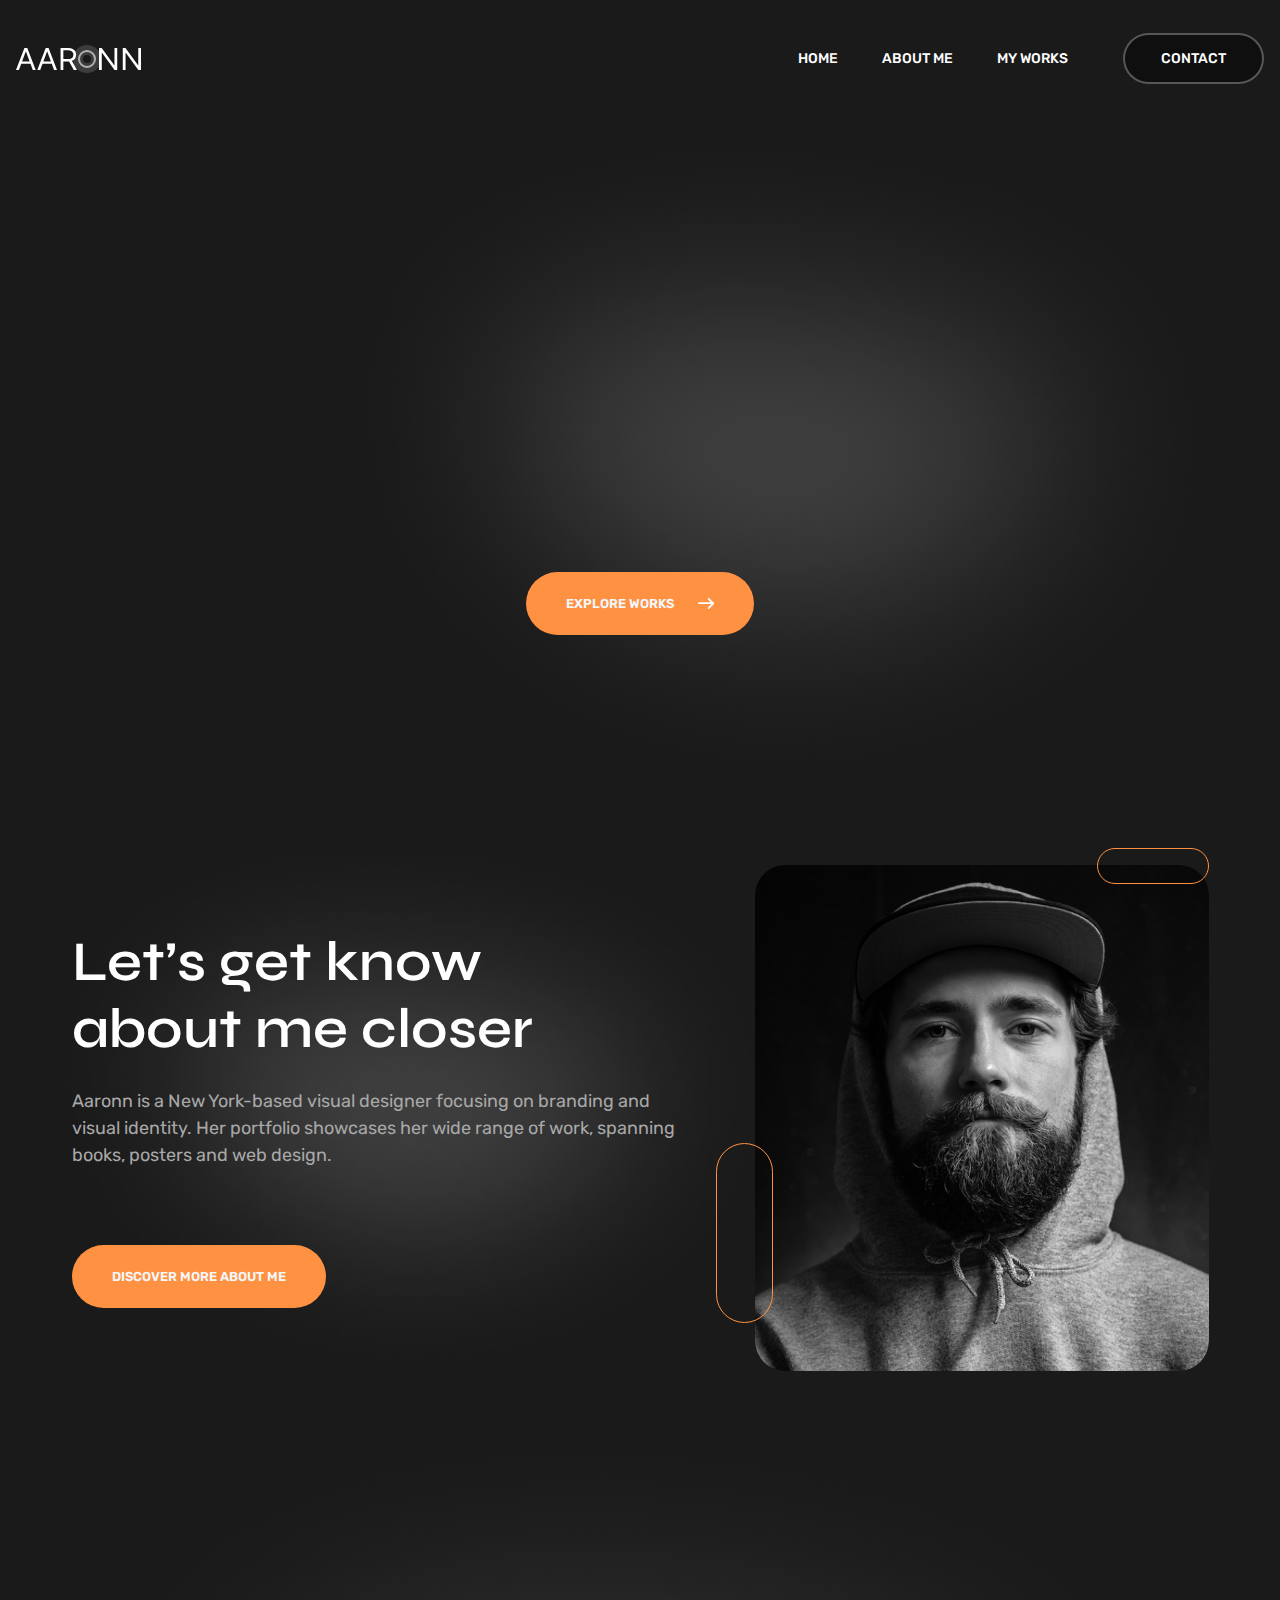
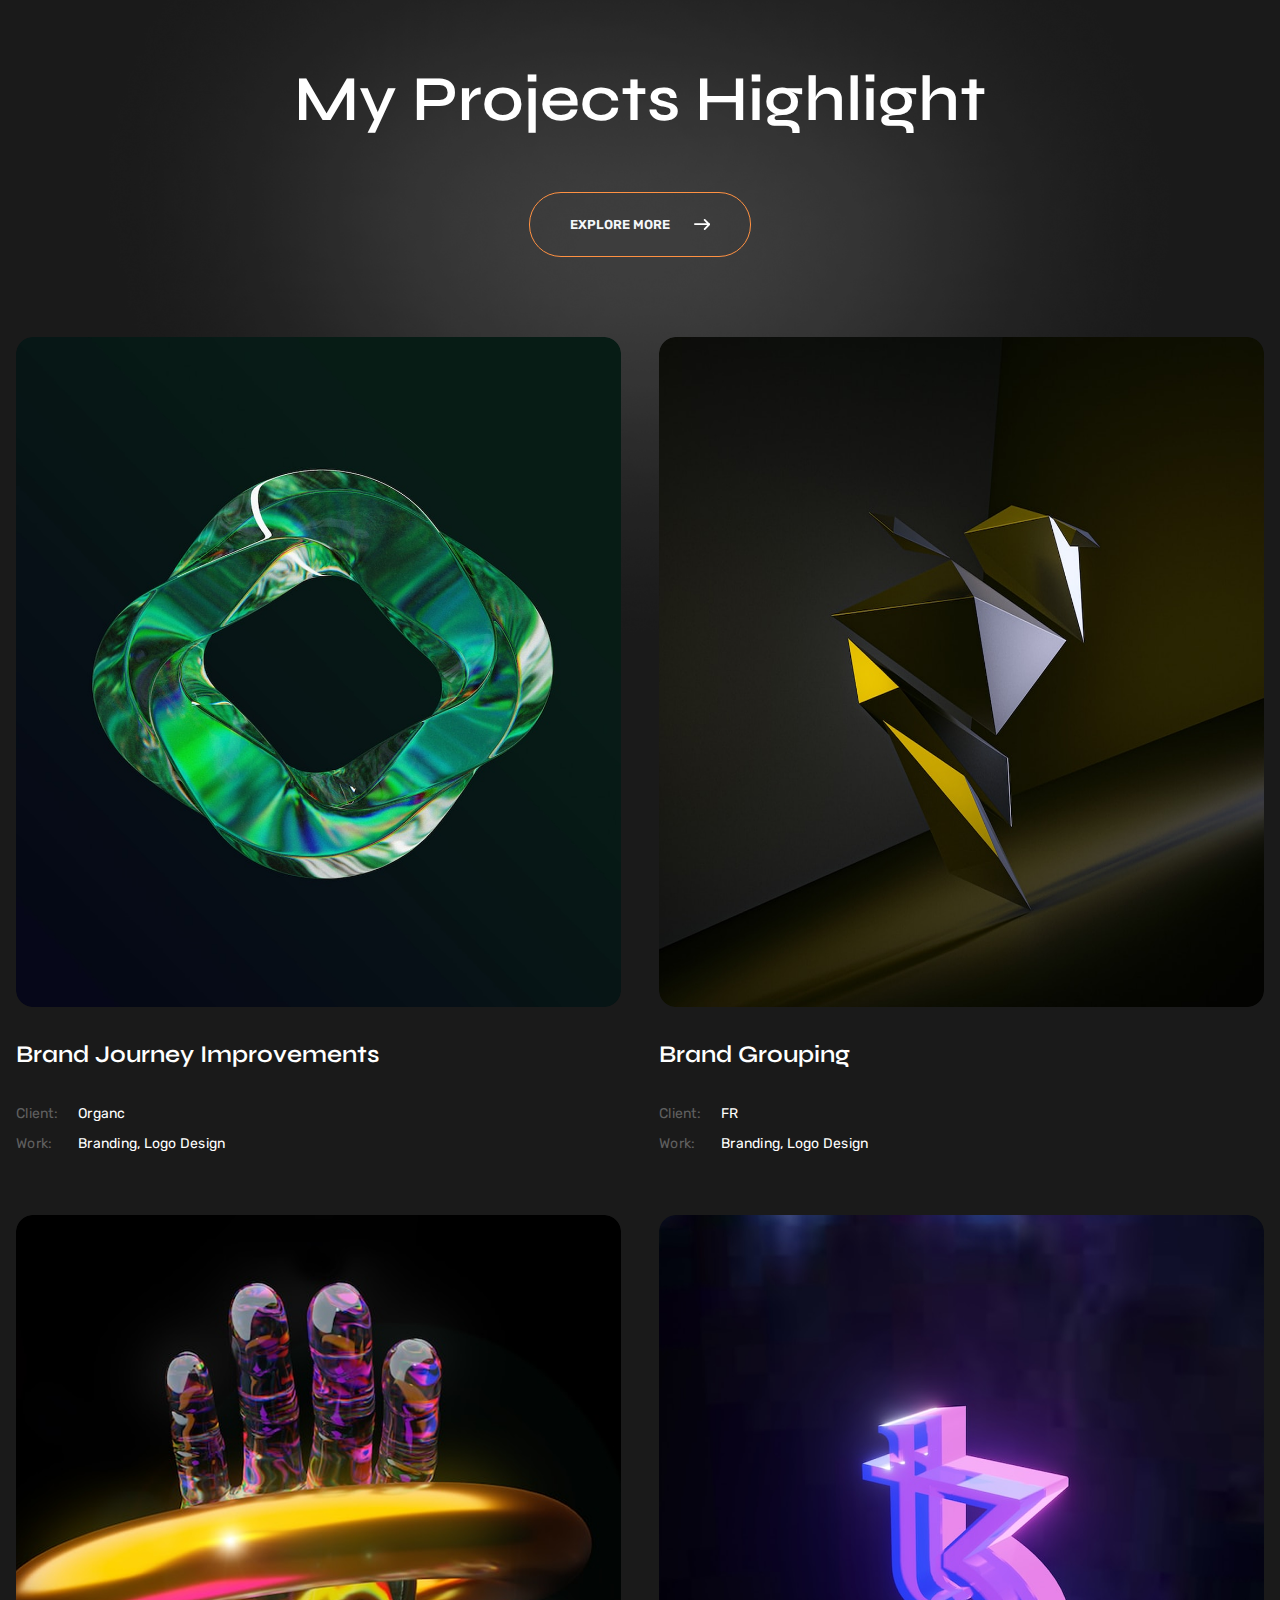
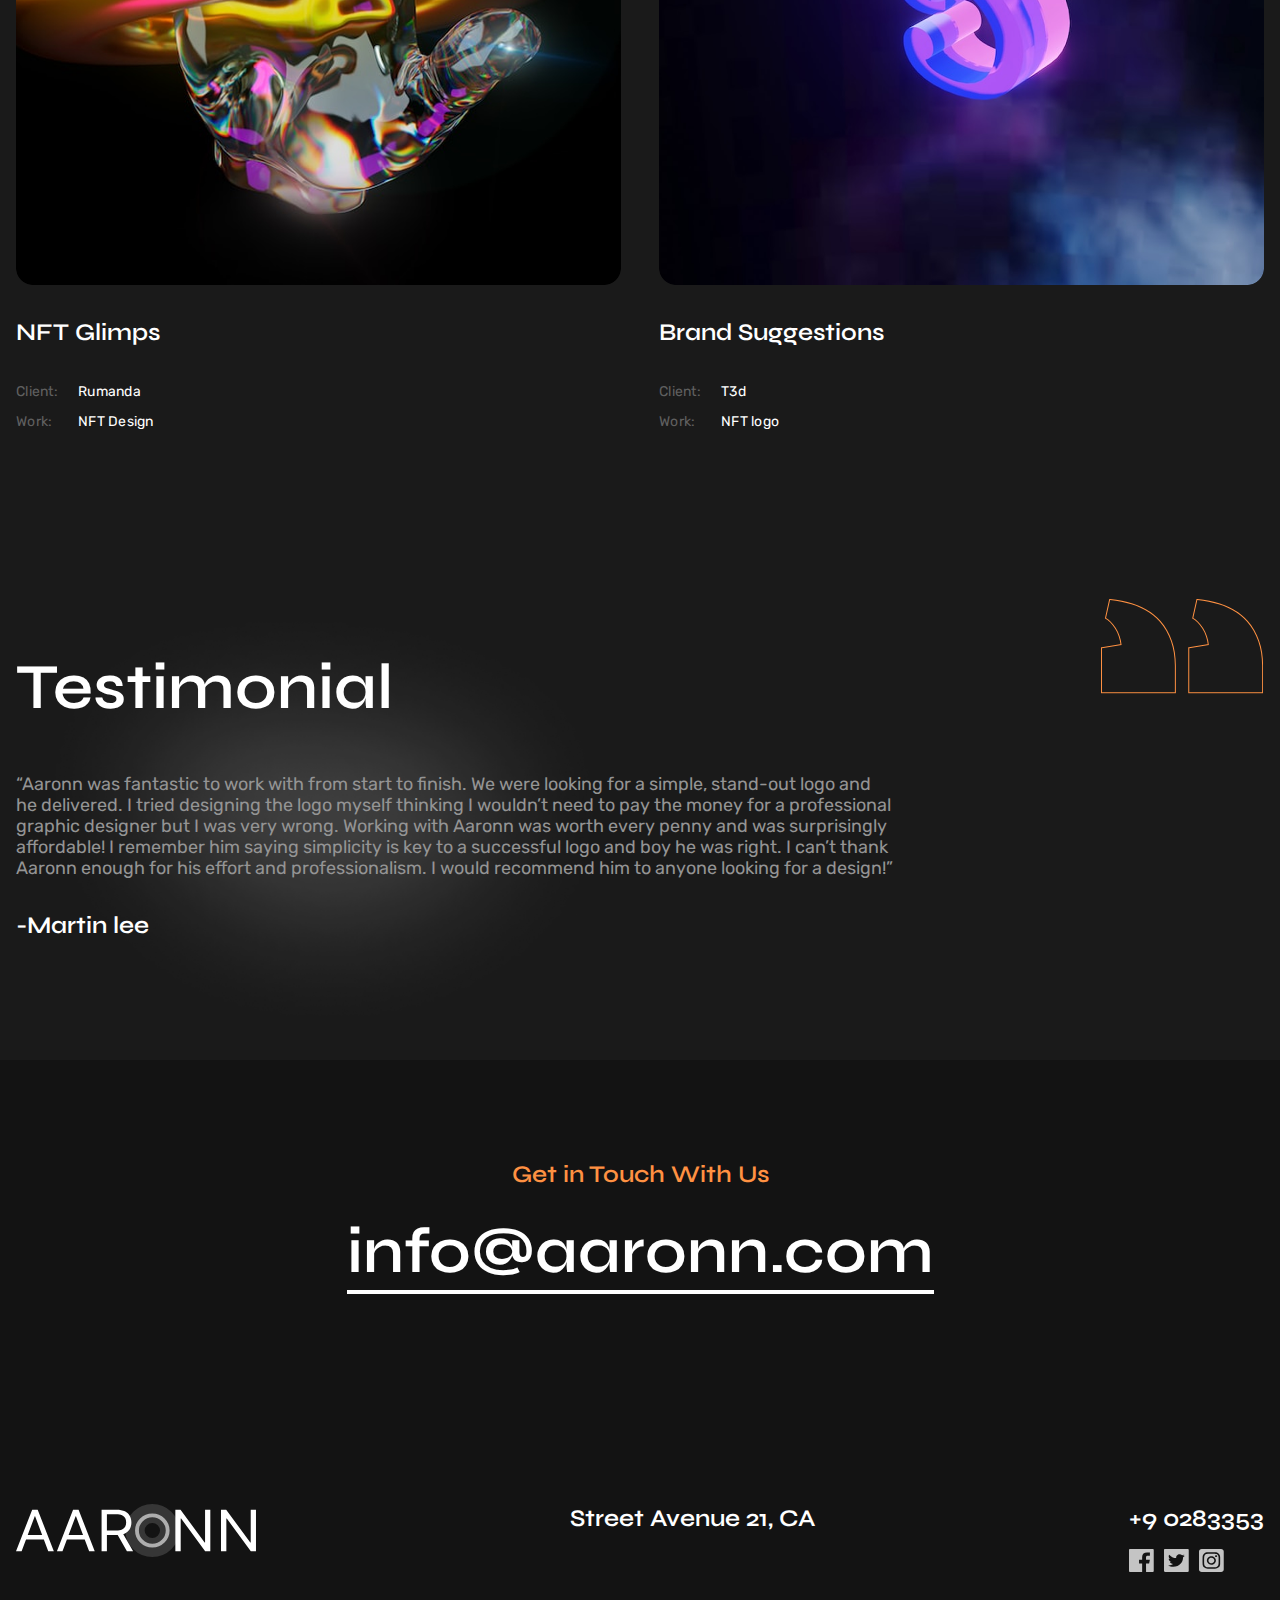
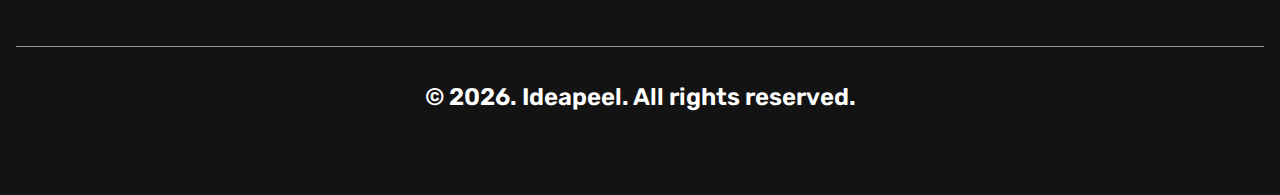
<file: index.html>
<!DOCTYPE html>
<html lang="en">

<head>
    <meta charset="UTF-8">
    <meta name="viewport" content="width=device-width, initial-scale=1.0">
    <!-- Google Fonts -->
    <link rel="preconnect" href="https://fonts.googleapis.com">
    <link rel="preconnect" href="https://fonts.gstatic.com" crossorigin>
    <link
        href="https://fonts.googleapis.com/css2?family=Rubik:ital,wght@0,300..900;1,300..900&family=Syne:wght@400..800&display=swap"
        rel="stylesheet">
    <link rel="stylesheet" href="style.css">
    <title>Homepage | Abdullah Saleem</title>
</head>

<body>
    <!-- Header -->
    <header class="header-section">
        <div class="page-width">
            <div class="header-main">
                <div class="header-logo">
                    <img src="images/Brand-logo.svg" alt="">
                </div>

                <div class="header-hamburger">
                    <span></span>
                    <span></span>
                    <span></span>
                </div>

                <div class="header-menu__main">
                    <div class="header-menu__wrapper">
                        <ul>
                            <li><a href="index.html">Home</a></li>
                            <li><a href="about-me.html">About me</a></li>
                            <li><a href="project-details.html">My works</a></li>
                        </ul>
                    </div>
                    <div class="header-menu__button">
                        <a href="#Contact">Contact</a>
                    </div>
                </div>
            </div>
        </div>
    </header>


    <!-- Banner -->
    <section class="homepage-banner">
        <div class="page-width">
            <div class="homepage-banner__main">
                <div class="homepage-banner__heading">
                    <h2>Adaptive Logo Design for Your Brand</h2>
                </div>
                <div class="homepage-banner__button">
                    <a href="#Explore works" class="button">
                        <span>Explore works</span>
                        <div class="homepage-banner__button--icon button-icon">
                            <img src="images/arrow-icon.svg" alt="">
                        </div>
                    </a>
                </div>
            </div>
        </div>
    </section>

    <!-- About Me -->
    <section class="about-me">
        <div class="page-width">
            <div class="about-me__main">
                <div class="about-me__content">
                    <div class="about-me__content--heading">
                        <h2>Let’s get know about me closer</h2>
                    </div>
                    <div class="about-me__content--description">
                        <p>Aaronn is a New York-based visual designer focusing on branding and visual identity. Her
                            portfolio showcases her wide range of work, spanning books, posters and web design.</p>
                    </div>
                    <div class="about-me__content--button">
                        <a href="#about-me" class="button">Discover More About Me</a>
                    </div>
                </div>
                <div class="about-me__image">
                    <img src="images/about-me.png" alt="">
                </div>
            </div>
        </div>
    </section>

    <!-- Project Highlights -->
    <section class="project-highlights">
        <div class="page-width">
            <div class="project-highlights__head">
                <div class="project-highlights__main--heading">
                    <h2>My Projects Highlight</h2>
                </div>
                <div class="project-highlights__main--button">
                    <a href="#Explore works" class="button">
                        <span>Explore More</span>
                        <div class="homepage-banner__button--icon button-icon">
                            <img src="images/arrow-icon.svg" alt="">
                        </div>
                    </a>
                </div>
            </div>
            <div class="project-highlights__main">
                <div class="project-highlights__card">
                    <div class="project-highlights__card--image">
                        <img src="images/card-1.png" alt="">
                    </div>
                    <div class="project-highlights__card-content">
                        <div class="project-highlights__card-title">
                            <h4>Brand Journey Improvements</h4>
                        </div>

                        <div class="project-highlights__card-meta">
                            <div class="project-highlights__card-meta-item">
                                <span class="project-highlights__card-meta-label">Client:</span>
                                <span class="project-highlights__card-meta-value">Organc</span>
                            </div>

                            <div class="project-highlights__card-meta-item">
                                <span class="project-highlights__card-meta-label">Work:</span>
                                <span class="project-highlights__card-meta-value">
                                    Branding, Logo Design
                                </span>
                            </div>
                        </div>
                    </div>
                </div>
                <div class="project-highlights__card">
                    <div class="project-highlights__card--image">
                        <img src="images/card-2.png" alt="">
                    </div>
                    <div class="project-highlights__card-content">
                        <div class="project-highlights__card-title">
                            <h4>Brand Grouping</h4>
                        </div>

                        <div class="project-highlights__card-meta">
                            <div class="project-highlights__card-meta-item">
                                <span class="project-highlights__card-meta-label">Client:</span>
                                <span class="project-highlights__card-meta-value">FR</span>
                            </div>

                            <div class="project-highlights__card-meta-item">
                                <span class="project-highlights__card-meta-label">Work:</span>
                                <span class="project-highlights__card-meta-value">
                                    Branding, Logo Design
                                </span>
                            </div>
                        </div>
                    </div>
                </div>
                <div class="project-highlights__card">
                    <div class="project-highlights__card--image">
                        <img src="images/card-3.png" alt="">
                    </div>
                    <div class="project-highlights__card-content">
                        <div class="project-highlights__card-title">
                            <h4>NFT Glimps</h4>
                        </div>

                        <div class="project-highlights__card-meta">
                            <div class="project-highlights__card-meta-item">
                                <span class="project-highlights__card-meta-label">Client:</span>
                                <span class="project-highlights__card-meta-value">Rumanda</span>
                            </div>

                            <div class="project-highlights__card-meta-item">
                                <span class="project-highlights__card-meta-label">Work:</span>
                                <span class="project-highlights__card-meta-value">
                                    NFT Design
                                </span>
                            </div>
                        </div>
                    </div>
                </div>
                <div class="project-highlights__card">
                    <div class="project-highlights__card--image">
                        <img src="images/card-4.png" alt="">
                    </div>
                    <div class="project-highlights__card-content">
                        <div class="project-highlights__card-title">
                            <h4>Brand Suggestions</h4>
                        </div>

                        <div class="project-highlights__card-meta">
                            <div class="project-highlights__card-meta-item">
                                <span class="project-highlights__card-meta-label">Client:</span>
                                <span class="project-highlights__card-meta-value">T3d</span>
                            </div>

                            <div class="project-highlights__card-meta-item">
                                <span class="project-highlights__card-meta-label">Work:</span>
                                <span class="project-highlights__card-meta-value">
                                    NFT logo
                                </span>
                            </div>
                        </div>
                    </div>
                </div>
            </div>
        </div>
    </section>

    <!-- Client Testimonial -->
    <section class="client-testmonial">
        <div class="page-width">
            <div class="client-testmonial__main">
                <div class="client-testmonial__content">
                    <div class="client-testmonial__heading">
                        <h3>Testimonial</h3>
                    </div>
                    <div class="client-testmonial__description">
                        <p>“Aaronn was fantastic to work with from start to finish. We were looking for a simple,
                            stand-out logo and he delivered. I tried designing the logo myself thinking I wouldn’t
                            need
                            to pay the money for a professional graphic designer but I was very wrong. Working with
                            Aaronn was worth every penny and was surprisingly affordable! I remember him saying
                            simplicity is key to a successful logo and boy he was right. I can’t thank Aaronn enough
                            for
                            his effort and professionalism. I would recommend him to anyone looking for a design!”
                        </p>
                    </div>
                    <div class="client-testmonial__name">
                        <h4>-Martin lee</h4>
                    </div>
                </div>
                <div class="client-testmonial__quote--icon">
                    <img src="images/quote-icon.svg" alt="">
                </div>
            </div>
        </div>
    </section>

    <!-- Footer -->
    <footer class="site-footer">
        <div class="page-width">
            <div class="site-footer__main">
                <div class="site-footer__brand">
                    <div class="site-footer__brand--heading">
                        <h3>Get in Touch With Us</h3>
                    </div>
                    <div class="site-footer__brand--subheading">
                        <h2><a href="info@aaronn.com">info@aaronn.com</a></h2>
                    </div>
                </div>
                <div class="site-footer__contact--main">
                    <div class="site-footer__contact--logo">
                        <img src="images/footer-brand-logo.svg" alt="">
                    </div>
                    <div class="site-footer__contact--adress">
                        <h4>Street Avenue 21, CA</h4>
                    </div>
                    <div class="site-footer__contact--social__main">
                        <div class="site-footer__contact--number">
                            <h4>+9 0283353</h4>
                        </div>
                        <div class="site-footer__contact--social">
                            <div class="site-footer__contact--social__icon">
                                <a href="#facebook">
                                    <img src="images/facebook-icon.svg" alt="">
                                </a>
                            </div>
                            <div class="site-footer__contact--social__icon">
                                <a href="#twiiter">
                                    <img src="images/twitter-icon.svg" alt="">
                                </a>
                            </div>
                            <div class="site-footer__contact--social__icon">
                                <a href="#facebook">
                                    <img src="images/instagram-icon.svg" alt="">
                                </a>
                            </div>
                        </div>
                    </div>
                </div>
            </div>
            <div class="site-footer__copyright">
                <p>© 2026. Ideapeel. All rights reserved. </p>
            </div>
        </div>
    </footer>

    <script>
        const hamburger = document.querySelector('.header-hamburger');
        const menu = document.querySelector('.header-menu__main');

        hamburger.addEventListener('click', () => {
            hamburger.classList.toggle('active');
            menu.classList.toggle('active');
        });
    </script>

</body>

</html>
</file>
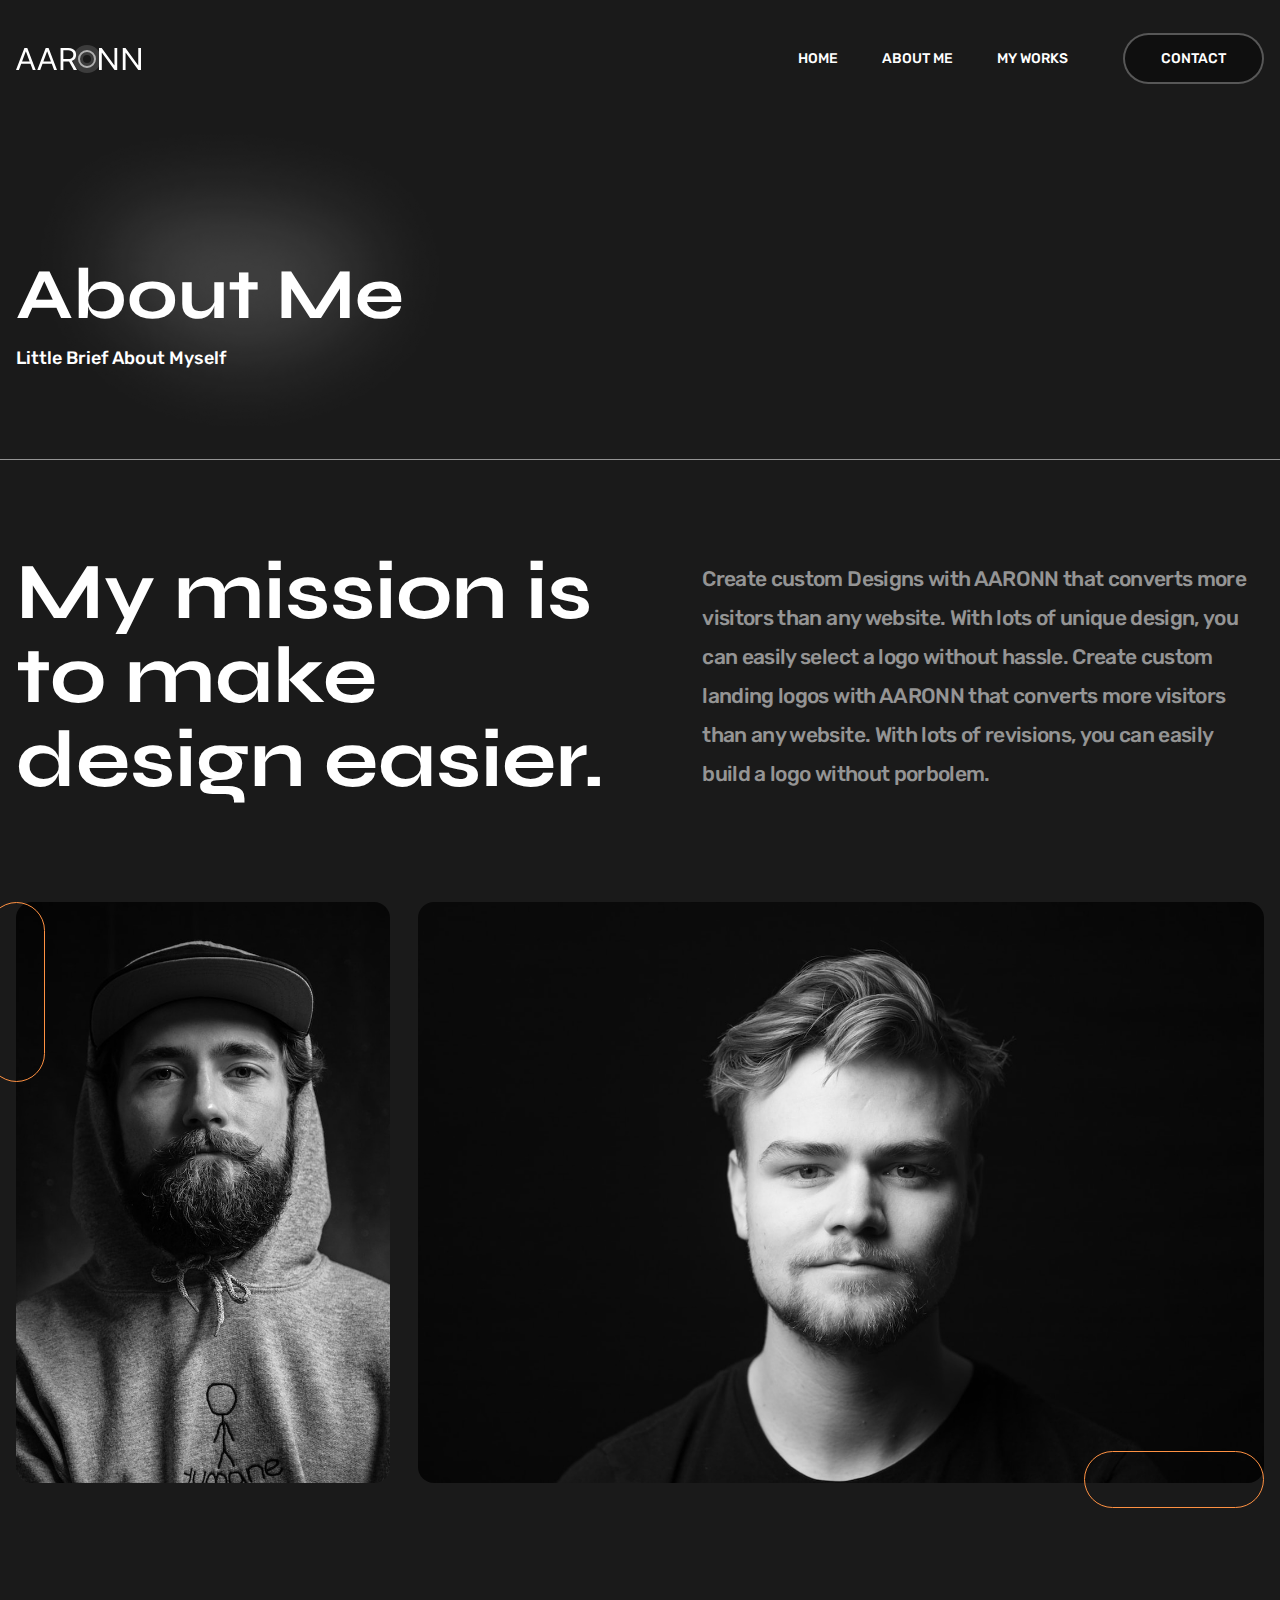
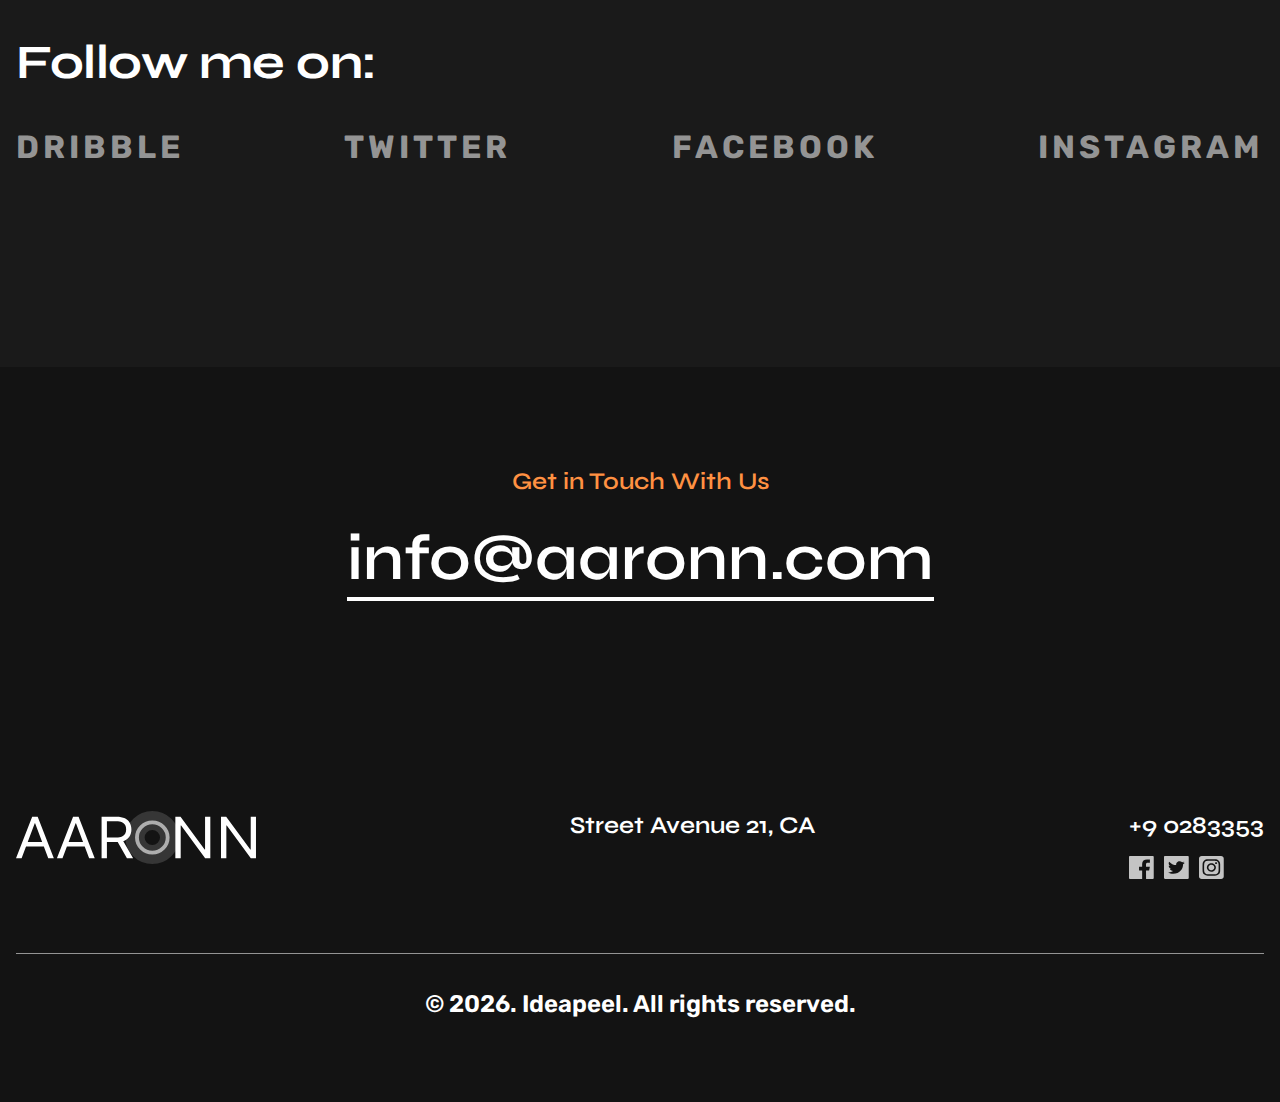
<file: about-me.html>
<!DOCTYPE html>
<html lang="en">

<head>
    <meta charset="UTF-8">
    <meta name="viewport" content="width=device-width, initial-scale=1.0">
    <!-- Google Fonts -->
    <link rel="preconnect" href="https://fonts.googleapis.com">
    <link rel="preconnect" href="https://fonts.gstatic.com" crossorigin>
    <link
        href="https://fonts.googleapis.com/css2?family=Rubik:ital,wght@0,300..900;1,300..900&family=Syne:wght@400..800&display=swap"
        rel="stylesheet">
    <link rel="stylesheet" href="style.css">
    <title>About Me | Abdullah Saleem</title>
</head>

<body>
    <!-- Header -->
    <header class="header-section">
        <div class="page-width">
            <div class="header-main">
                <div class="header-logo">
                    <img src="images/Brand-logo.svg" alt="">
                </div>

                <div class="header-hamburger">
                    <span></span>
                    <span></span>
                    <span></span>
                </div>

                <div class="header-menu__main">
                    <div class="header-menu__wrapper">
                        <ul>
                            <li><a href="index.html">Home</a></li>
                            <li><a href="about-me.html">About me</a></li>
                            <li><a href="project-details.html">My works</a></li>
                        </ul>
                    </div>
                    <div class="header-menu__button">
                        <a href="#Contact">Contact</a>
                    </div>
                </div>
            </div>
        </div>
    </header>


    <!-- Page Header -->
    <section class="page-header">
        <div class="page-width">
            <div class="page-header__main">
                <div class="page-header__title">
                    <h2>About Me</h2>
                </div>
                <div class="page-header__description">
                    <p>Little Brief About Myself</p>
                </div>
            </div>
        </div>
    </section>

    <section class="our-mission">
        <div class="page-width">
            <div class="our-mission__main">
                <div class="our-mission__content">
                    <div class="our-mission__content--heading">
                        <h2>My mission is to make design easier.</h2>
                    </div>
                    <div class="our-mission__content--description">
                        <p>Create custom Designs with AARONN that converts more visitors than any website. With lots of
                            unique design, you can easily select a logo without hassle. Create custom landing logos with
                            AARONN that converts more visitors than any website. With lots of revisions, you can easily
                            build a logo without porbolem.</p>
                    </div>
                </div>
                <div class="our-mission__images--main">
                    <div class="our-mission__image small-image">
                        <img src="images/about-me__medium-image.png" alt="">
                    </div>
                    <div class="our-mission__image large-image">
                        <img src="images/about-me__large-image.png" alt="">
                    </div>
                </div>
            </div>
        </div>
    </section>

    <section class="follow-me">
        <div class="page-width">
            <div class="follow-me__main--heading">
                <h3>Follow me on:</h3>
            </div>
            <div class="follow-me__main">
                <div class="follow-me__item">
                    <a href="#">Dribble</a>
                </div>
                <div class="follow-me__item">
                    <a href="#">Twitter</a>
                </div>
                <div class="follow-me__item">
                    <a href="#">Facebook</a>
                </div>
                <div class="follow-me__item">
                    <a href="#">Instagram</a>
                </div>
            </div>
        </div>
    </section>

    <!-- Footer -->
    <footer class="site-footer">
        <div class="page-width">
            <div class="site-footer__main">
                <div class="site-footer__brand">
                    <div class="site-footer__brand--heading">
                        <h3>Get in Touch With Us</h3>
                    </div>
                    <div class="site-footer__brand--subheading">
                        <h2><a href="info@aaronn.com">info@aaronn.com</a></h2>
                    </div>
                </div>
                <div class="site-footer__contact--main">
                    <div class="site-footer__contact--logo">
                        <img src="images/footer-brand-logo.svg" alt="">
                    </div>
                    <div class="site-footer__contact--adress">
                        <h4>Street Avenue 21, CA</h4>
                    </div>
                    <div class="site-footer__contact--social__main">
                        <div class="site-footer__contact--number">
                            <h4>+9 0283353</h4>
                        </div>
                        <div class="site-footer__contact--social">
                            <div class="site-footer__contact--social__icon">
                                <a href="#facebook">
                                    <img src="images/facebook-icon.svg" alt="">
                                </a>
                            </div>
                            <div class="site-footer__contact--social__icon">
                                <a href="#twiiter">
                                    <img src="images/twitter-icon.svg" alt="">
                                </a>
                            </div>
                            <div class="site-footer__contact--social__icon">
                                <a href="#facebook">
                                    <img src="images/instagram-icon.svg" alt="">
                                </a>
                            </div>
                        </div>
                    </div>
                </div>
            </div>
            <div class="site-footer__copyright">
                <p>© 2026. Ideapeel. All rights reserved. </p>
            </div>
        </div>
    </footer>
</body>

</html>
</file>
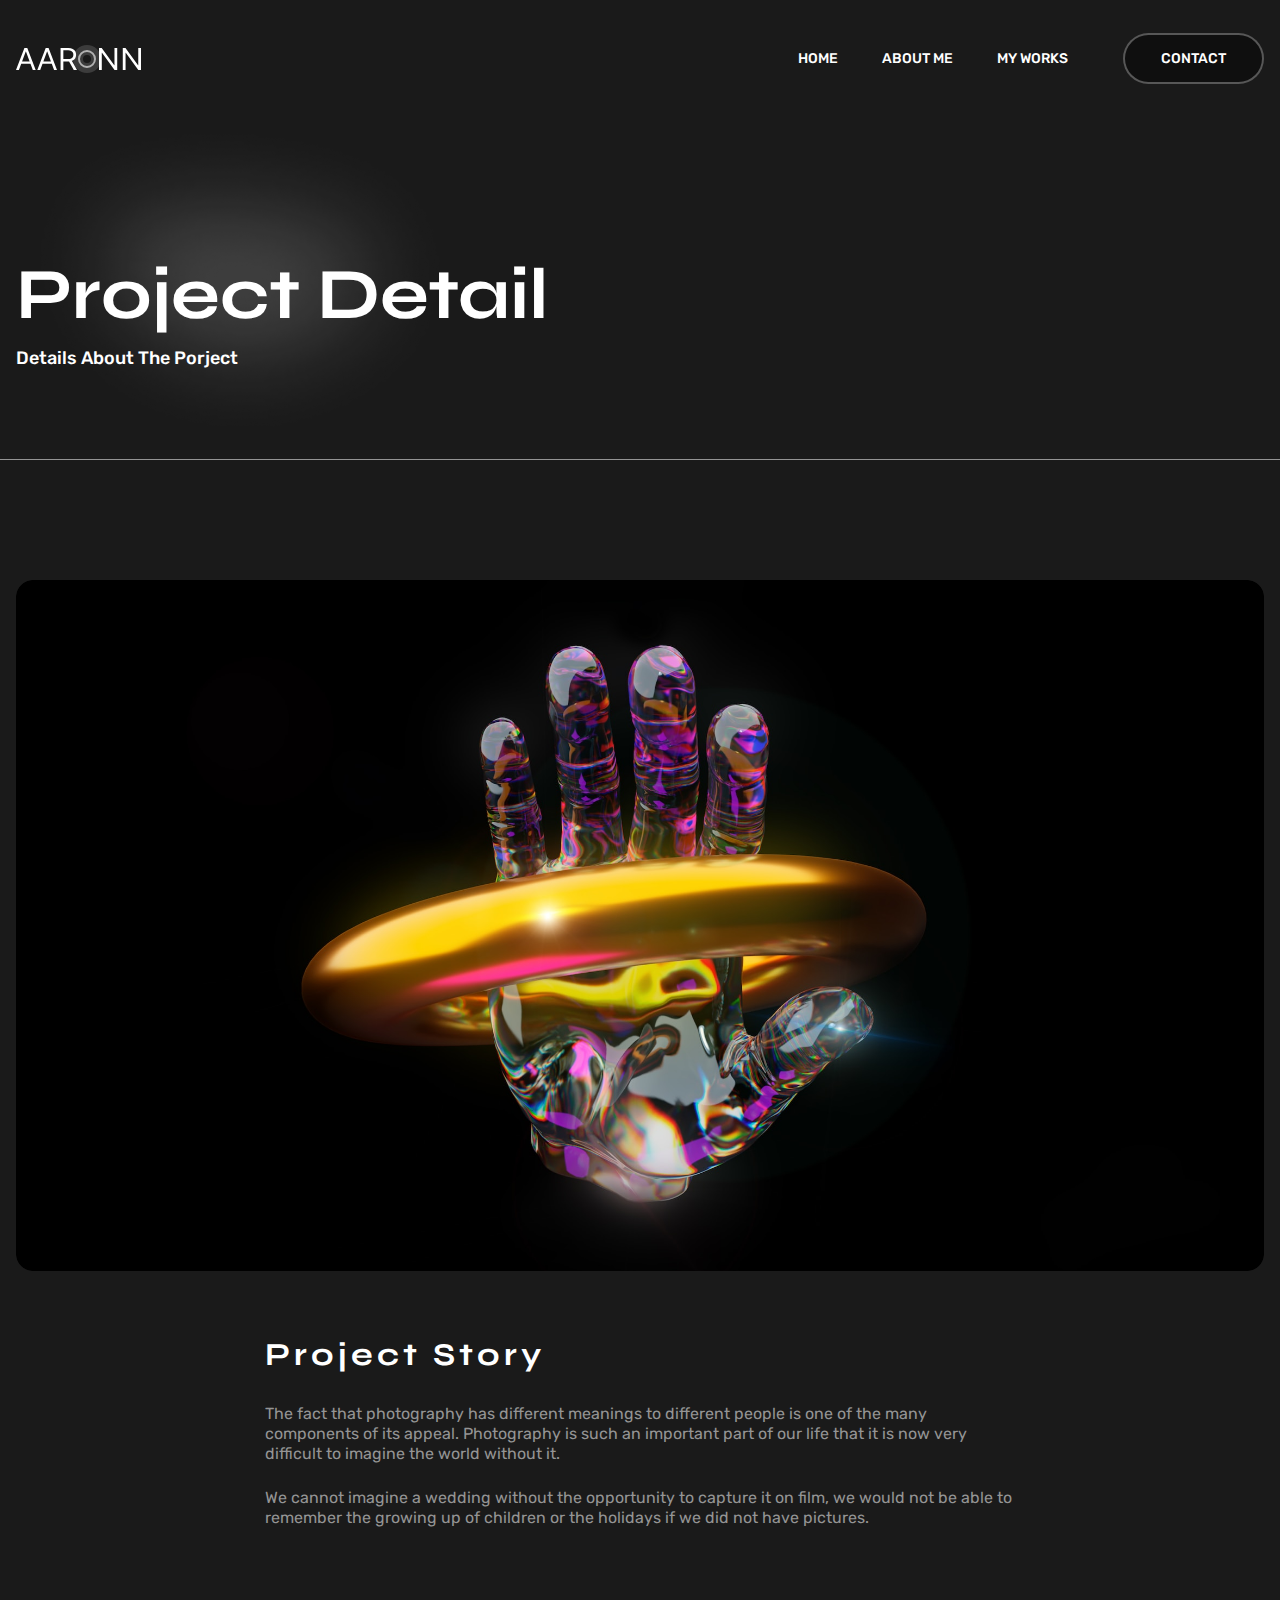
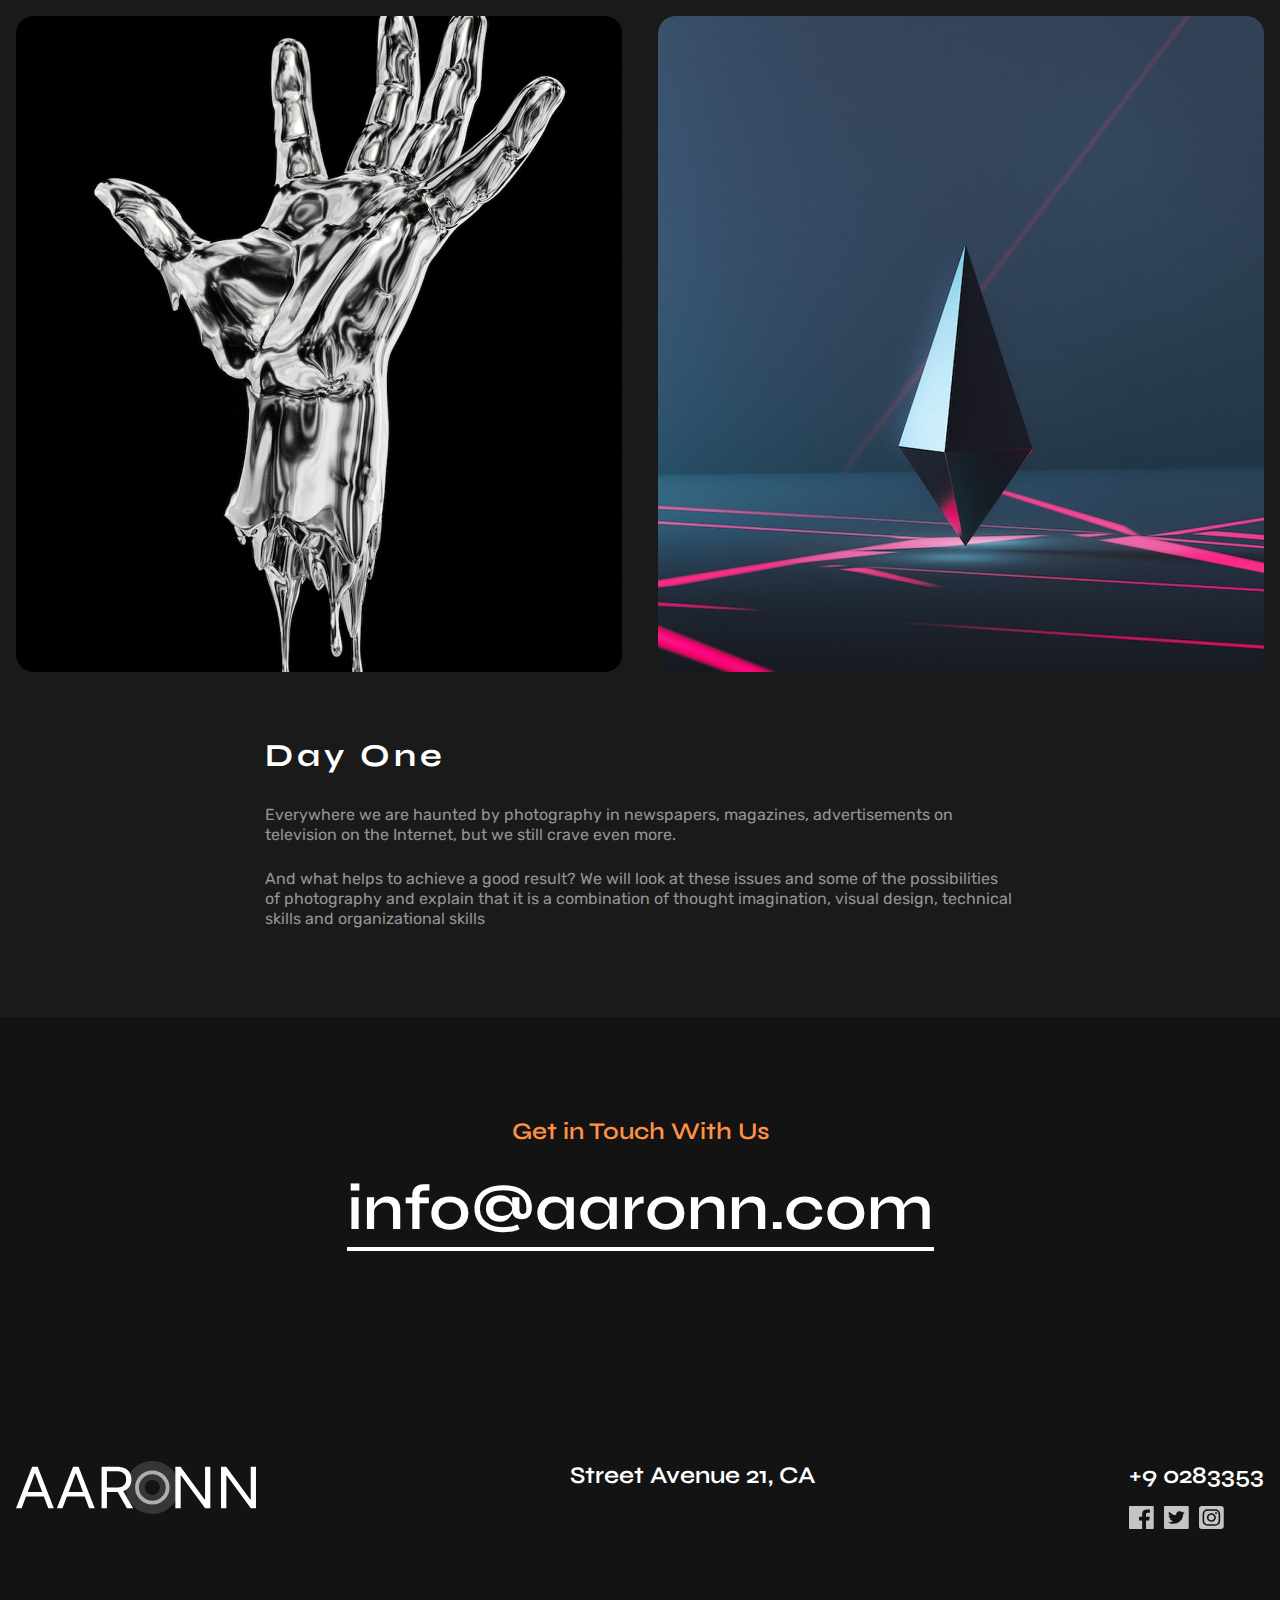
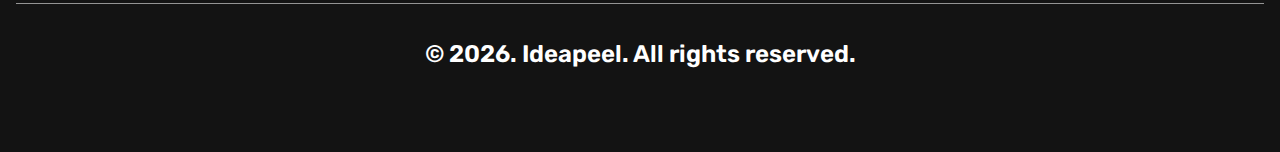
<file: project-details.html>
<!DOCTYPE html>
<html lang="en">

<head>
    <meta charset="UTF-8">
    <meta name="viewport" content="width=device-width, initial-scale=1.0">
    <!-- Google Fonts -->
    <link rel="preconnect" href="https://fonts.googleapis.com">
    <link rel="preconnect" href="https://fonts.gstatic.com" crossorigin>
    <link
        href="https://fonts.googleapis.com/css2?family=Rubik:ital,wght@0,300..900;1,300..900&family=Syne:wght@400..800&display=swap"
        rel="stylesheet">
    <link rel="stylesheet" href="style.css">
    <title>Project Details | Abdullah Saleem</title>
</head>

<body>
    <!-- Header -->
    <header class="header-section">
        <div class="page-width">
            <div class="header-main">
                <div class="header-logo">
                    <img src="images/Brand-logo.svg" alt="">
                </div>

                <div class="header-hamburger">
                    <span></span>
                    <span></span>
                    <span></span>
                </div>

                <div class="header-menu__main">
                    <div class="header-menu__wrapper">
                        <ul>
                            <li><a href="index.html">Home</a></li>
                            <li><a href="about-me.html">About me</a></li>
                            <li><a href="project-details.html">My works</a></li>
                        </ul>
                    </div>
                    <div class="header-menu__button">
                        <a href="#Contact">Contact</a>
                    </div>
                </div>
            </div>
        </div>
    </header>


    <!-- Page Header -->
    <section class="page-header">
        <div class="page-width">
            <div class="page-header__main">
                <div class="page-header__title">
                    <h2>Project Detail</h2>
                </div>
                <div class="page-header__description">
                    <p>Details About The Porject</p>
                </div>
            </div>
        </div>
    </section>

    <section class="project-story">
        <div class="page-width">
            <div class="project-story__main">
                <div class="project-story__wrapper">
                    <div class="project-story__image">
                        <img src="images/project-details.png" alt="">
                    </div>
                    <div class="project-story__content">
                        <div class="project-story__content--heading">
                            <h3>Project Story</h3>
                        </div>
                        <div class="project-story__content--description">
                            <p>The fact that photography has different meanings to different people is one of the many
                                components of its appeal. Photography is such an important part of our life that it is
                                now
                                very difficult to imagine the world without it. </p>
                            <p>We cannot imagine a wedding without the opportunity to capture it on film, we would not
                                be
                                able to remember the growing up of children or the holidays if we did not have pictures.
                            </p>
                        </div>
                    </div>
                </div>
                <div class="project-story__details--main">
                    <div class="project-story__details--images">
                        <div class="project-story__details--image">
                            <img src="images/project-story1.png" alt="">
                        </div>
                        <div class="project-story__details--image">
                            <img src="images/project-story2.png" alt="">
                        </div>
                    </div>
                    <div class="project-story__details">
                        <div class="project-story__content--heading">
                            <h3>Day One</h3>
                        </div>
                        <div class="project-story__content--description">
                            <p>Everywhere we are haunted by photography in newspapers, magazines, advertisements on
                                television on the Internet, but we still crave even more. </p>
                            <p>And what helps to achieve a good result? We will look at these issues and some of the
                                possibilities of photography and explain that it is a combination of thought
                                imagination, visual design, technical skills and organizational skills
                            </p>
                        </div>
                    </div>
                </div>
            </div>
        </div>
    </section>

    <!-- Footer -->
    <footer class="site-footer">
        <div class="page-width">
            <div class="site-footer__main">
                <div class="site-footer__brand">
                    <div class="site-footer__brand--heading">
                        <h3>Get in Touch With Us</h3>
                    </div>
                    <div class="site-footer__brand--subheading">
                        <h2><a href="info@aaronn.com">info@aaronn.com</a></h2>
                    </div>
                </div>
                <div class="site-footer__contact--main">
                    <div class="site-footer__contact--logo">
                        <img src="images/footer-brand-logo.svg" alt="">
                    </div>
                    <div class="site-footer__contact--adress">
                        <h4>Street Avenue 21, CA</h4>
                    </div>
                    <div class="site-footer__contact--social__main">
                        <div class="site-footer__contact--number">
                            <h4>+9 0283353</h4>
                        </div>
                        <div class="site-footer__contact--social">
                            <div class="site-footer__contact--social__icon">
                                <a href="#facebook">
                                    <img src="images/facebook-icon.svg" alt="">
                                </a>
                            </div>
                            <div class="site-footer__contact--social__icon">
                                <a href="#twiiter">
                                    <img src="images/twitter-icon.svg" alt="">
                                </a>
                            </div>
                            <div class="site-footer__contact--social__icon">
                                <a href="#facebook">
                                    <img src="images/instagram-icon.svg" alt="">
                                </a>
                            </div>
                        </div>
                    </div>
                </div>
            </div>
            <div class="site-footer__copyright">
                <p>© 2026. Ideapeel. All rights reserved. </p>
            </div>
        </div>
    </footer>
</body>

</html>
</file>
<file: style.css>
* {
    margin: 0;
    padding: 0;
    text-decoration: none;
    box-sizing: border-box;
}

body {
    background-color: #1A1A1A;
    font-family: "Rubik", sans-serif;
    overflow-x: hidden;
}

.homepage-banner,
.about-me,
.project-highlights,
.client-testmonial,
.page-header {
    background-image: url(images/bg-effect.png);
    background-repeat: no-repeat;
    background-size: contain;
}

.homepage-banner,
.project-highlights {
    background-position: top right;
}

.about-me,
.client-testmonial,
.page-header {
    background-position: top left;
}

h1,
h2,
h3,
h4,
h5,
h6,
.h1,
.h2,
.h3,
.h4,
.h5,
.h6 {
    font-family: "Syne", sans-serif;
}

li {
    list-style: none;
    display: inline-flex;
}

.button {
    background-color: #FF9142;
    border-radius: 32px;
    padding: 18px 32px;
    display: inline-flex;
    align-items: center;
    gap: 24px;
    color: #F4F7FA;
    font-size: 13px;
    line-height: 15px;
    font-weight: 600;
    text-transform: uppercase;
}

.button-icon {
    width: 100%;
    max-width: 16px;
}

.button-icon img {
    width: 100%;
    height: auto;
    display: block;
}

.page-width {
    max-width: 1472px;
    margin: 0 auto;
    padding: 0 16px;
}

/* Page Header */
.page-header {
    padding: 135px 0 90px;
    border-bottom: 1px solid #949494;
}

.page-header__main {
    display: flex;
    flex-direction: column;
    row-gap: 10px;
}

.page-header__title h2 {
    color: #FFF;
    font-size: 72px;
    line-height: 86px;
    font-weight: 700;
}

.page-header__description p {
    color: #FFF;
    font-size: 18px;
    line-height: 21px;
    font-weight: 500;
}

/* Header */
.header-section {
    padding: 33px 0;
}

.header-main {
    display: flex;
    align-items: center;
    justify-content: space-between;
    gap: 16px;
}

.header-logo {
    width: 100%;
    max-width: 125px;
}

.header-logo img {
    width: 100%;
    height: auto;
    display: block;
}

.header-hamburger {
    display: none;
    width: 30px;
    cursor: pointer;
}

.header-hamburger span {
    display: block;
    height: 3px;
    background: #FFF;
    margin: 6px 0;
    transition: all 0.4s ease;
}

.header-menu__main {
    display: flex;
    align-items: flex-start;
    flex-direction: column;
    gap: 32px;
}

.header-menu__wrapper ul {
    display: flex;
    align-items: flex-start;
    flex-direction: column;
    gap: 24px;
}

.header-menu__wrapper li a {
    color: #FFFFFF;
    font-size: 14px;
    line-height: 17px;
    font-weight: 500;
    text-transform: uppercase;
    position: relative;
}

.header-menu__wrapper li a::before {
    content: "";
    width: 0%;
    height: 2px;
    background-color: #ffffff4d;
    position: absolute;
    bottom: -10px;
    left: 0;
    transition: 0.4s ease;
}

.header-menu__wrapper li:hover a::before {
    width: 100%;
}

.header-menu__button a {
    display: inline-block;
    background-color: #03030480;
    border: 2px solid #ffffff4d;
    border-radius: 32px;
    padding: 14px 32px;
    color: #FFFFFF;
    font-size: 14px;
    line-height: 17px;
    font-weight: 500;
    text-transform: uppercase;
    transition: 0.4s ease;
}

.header-menu__button a:hover {
    background-color: #ffffff4d;
}

/* Homepage Banner */
.homepage-banner {
    padding: 80px 0;
}

.homepage-banner .page-width {
    max-width: 900px;
}

.homepage-banner__main {
    display: flex;
    flex-direction: column;
    align-items: center;
    row-gap: 32px;
}

.homepage-banner__heading {
    opacity: 0;
    transform: translateY(-80%);
    animation: bannerHeadingTopMove 1.5s ease-out forwards;
}

.homepage-banner__heading h2 {
    color: #FFFFFF;
    font-size: 48px;
    line-height: 52px;
    font-weight: 600;
    text-align: center;
}

/* About Me */
.about-me__main {
    text-align: center;
    display: flex;
    align-items: center;
    justify-content: center;
    flex-direction: column;
    gap: 48px 58px;
}

.about-me__content,
.about-me__image {
    width: 100%;
}

.about-me__content--heading h2 {
    color: #FFFFFF;
    font-size: 48px;
    line-height: 52px;
    font-weight: 600;
}

.about-me__content--description {
    padding-top: 18px;
}

.about-me__content--description p {
    color: #A8A8A8;
    font-size: 18px;
    line-height: 150%;
    font-weight: 400;
}

.about-me__content--button {
    padding-top: 32px;
}

.about-me__image {
    position: relative;
}

.about-me__image::before,
.about-me__image::after {
    content: "";
    position: absolute;
    border: 1px solid #FF9142;
    border-radius: 99px;
}

.about-me__image::before {
    width: 44px;
    height: 160px;
    bottom: 48px;
    left: -8px;
}

.about-me__image::after {
    width: 110px;
    height: 34px;
    top: -17px;
    right: 0;
}

.about-me__image img {
    padding: 0 8px;
    width: 100%;
    height: auto;
    border-radius: 16px;
    display: block;
}

/* Project Highlights */
.project-highlights {
    padding: 64px 0;
}

.project-highlights__head {
    padding-bottom: 48px;
    display: flex;
    align-items: center;
    flex-direction: column;
    text-align: center;
    row-gap: 32px;
}

.project-highlights__main--heading h2 {
    color: #FFFFFF;
    font-size: 48px;
    line-height: 56px;
    font-weight: 600;
}

.project-highlights__main--button .button {
    background-color: transparent;
    border: 1px solid #FF9142;
    transition: 0.4s ease;
}

.project-highlights__main--button .button:hover {
    background-color: #FF9142;
}

.project-highlights__main {
    display: grid;
    grid-template-columns: 1fr;
    gap: 36px;
}

.project-highlights__card--image img {
    width: 100%;
    height: auto;
    border-radius: 12px;
    display: block;
}

.project-highlights__card-content {
    padding-top: 32px;
}

.project-highlights__card-title h4 {
    color: #FFFFFF;
    font-size: 24px;
    line-height: 32px;
    font-weight: 600;
}

.project-highlights__card-meta-item {
    display: flex;
    align-items: center;
    gap: 12px;
}

.project-highlights__card-meta {
    padding-top: 32px;
    display: flex;
    flex-direction: column;
    row-gap: 8px;
}

.project-highlights__card-meta-label,
.project-highlights__card-meta-value {
    font-size: 14px;
    line-height: 22px;
    letter-spacing: 0.25px;
    font-weight: 400;
}

.project-highlights__card-meta-label {
    width: 100%;
    max-width: 50px;
    color: #606060;
}

.project-highlights__card-meta-value {
    color: #FFFFFF;
}

/* Client Testmonial */
.client-testmonial {
    padding-bottom: 60px;
}

.client-testmonial__main {
    display: flex;
    align-items: flex-start;
    justify-content: space-between;
    gap: 60px;
}

.client-testmonial__content {
    width: 100%;
    max-width: 878px;
}

.client-testmonial__heading h3 {
    color: #FFFFFF;
    font-size: 48px;
    line-height: 52px;
    font-weight: 600;
}

.client-testmonial__description {
    padding-top: 24px;
}

.client-testmonial__description p {
    color: #949494;
    font-size: 18px;
    line-height: 21px;
    font-weight: 400;
}

.client-testmonial__name {
    padding-top: 32px;
}

.client-testmonial__name h4 {
    color: #FFFFFF;
    font-size: 20px;
    line-height: 25px;
    font-weight: 600;
}

.client-testmonial__quote--icon {
    display: none;
}

/* Our Mission */
.our-mission {
    padding: 90px 0;
}

.our-mission__main {
    display: flex;
    flex-direction: column;
    row-gap: 100px;
}

.our-mission__content {
    display: flex;
    align-items: center;
    gap: 35px;
}

.our-mission__content--heading,
.our-mission__content--description {
    width: 100%;
}

.our-mission__content--heading {
    max-width: 55%;
}

.our-mission__content--heading h2 {
    color: #FFFFFF;
    font-size: 80px;
    line-height: 84px;
    font-weight: 700;
}

.our-mission__content--description {
    max-width: 45%;
}

.our-mission__content--description p {
    color: #949494;
    font-size: 21px;
    line-height: 39px;
    letter-spacing: -0.66px;
    font-weight: 500; 
}

.our-mission__images--main {
    display: flex;
    gap: 28px;
    position: relative;
}

.our-mission__images--main::before,
.our-mission__images--main::after {
    content: "";
    position: absolute;
    border: 1px solid #FF9142;
    border-radius: 99px;
}

.our-mission__images--main::before {
    width: 55px;
    height: 178px;
    top: 0px;
    left: -28px;
}

.our-mission__images--main::after {
    width: 178px;
    height: 55px;
    bottom: -25px;
    right: 0;
}

.our-mission__image {
    width: 100%;
}

.our-mission__image.small-image {
    max-width: 30%;
} 

.our-mission__image.large-image {
    max-width: 70%;
}

.our-mission__image img {
    width: 100%;
    height: 100%;
    border-radius: 16px;
    object-fit: cover;
    display: block;
}

/* Follow me */
.follow-me {
    padding: 50px 0 200px;
}

.follow-me__main--heading {
    padding-bottom: 25px;
}

.follow-me__main--heading h3 {
    color: #FFFFFF;
    font-size: 48px;
    line-height: 80px;
    letter-spacing: -0.5px;
    font-weight: 700; 
}

.follow-me__main {
    display: flex;
    align-items: flex-start;
    justify-content: space-between;
    gap: 32px;
}

.follow-me__item a {
    color: #949494;
    font-size: 32px;
    line-height: 39px;
    letter-spacing: 4px;
    font-weight: 700; 
    text-transform: uppercase;
}

/* Proejct Story */
.project-story {
    padding: 120px 0 88px;
}

.project-story__wrapper,
.project-story__details--main {
    display: flex;
    align-items: center;
    flex-direction: column;
    row-gap: 64px;
}

.project-story__details--main {
    padding-top: 88px;
}

.project-story__details--images {
    display: grid;
    grid-template-columns: 1fr 1fr;
    gap: 36px
}

.project-story__image {
    width: 100%;
}

.project-story__image img,
.project-story__details--image img {
    width: 100%;
    height: auto;
    border-radius: 16px;
    display: block;
}

.project-story__content,
.project-story__details {
    width: 100%;
    max-width: 750px;
    margin: 0 auto;
}

.project-story__content--heading,
.project-story__content--heading {
    padding-bottom: 30px;
}

.project-story__content--heading h3,
.project-story__content--heading h3 {
    color: #FFF;
    font-size: 32px;
    line-height: 39px;
    letter-spacing: 4px;
    font-weight: 700; 
}

.project-story__content--description p,
.project-story__content--description p {
    color: #949494;
    font-size: 16px;
    line-height: 20px;
    font-weight: 400; 
}

.project-story__content--description p+p,
.project-story__content--description p+p {
    padding-top: 24px;
}

/* Footer */
.site-footer {
    background-color: #131313;
    padding: 80px 0;
}

.site-footer__brand {
    display: flex;
    align-items: center;
    flex-direction: column;
    row-gap: 16px;
    text-align: center;
}

.site-footer__brand--heading h3 {
    color: #FF9142;
    font-size: 20px;
    line-height: 25px;
    font-weight: 600;
}

.site-footer__brand--subheading {
    border-bottom: 3px solid #FFF;
}

.site-footer__brand--subheading a {
    color: #FFFFFF;
    font-size: 36px;
    line-height: 44px;
    font-weight: 600;
    text-decoration: none;
}

.site-footer__contact--main {
    padding-top: 105px;
    padding-bottom: 64px;
    display: flex;
    align-items: flex-start;
    justify-content: space-between;
    flex-wrap: wrap;
    gap: 48px;
}

.site-footer__contact--logo {
    width: 100%;
    max-width: 180px;
}

.site-footer__contact--adress h4,
.site-footer__contact--number h4 {
    color: #FFFFFF;
    font-size: 20px;
    line-height: 25px;
    font-weight: 600;
}

.site-footer__contact--logo img {
    width: 100%;
    height: auto;
    display: block;
}

.site-footer__contact--social {
    padding-top: 16px;
    display: flex;
    align-items: flex-start;
    gap: 10px;
}

.site-footer__contact--social__icon {
    width: 100%;
    max-width: 25px;
}

.site-footer__contact--social__icon img {
    width: 100%;
    height: auto;
    display: block;
}

.site-footer__copyright {
    border-top: 1px solid #949494;
    padding-top: 24px;
}

.site-footer__copyright p {
    color: #FFFFFF;
    font-size: 20px;
    line-height: 25px;
    font-weight: 600;
    text-align: center;
}

/* Keyframes */
@keyframes bannerHeadingTopMove {
    from {
        opacity: 0;
        transform: translateY(-80%);
    }

    to {
        opacity: 1;
        transform: translateY(0);
    }
}

@media only screen and (min-width: 769px) {

    .button {
        padding: 24px 40px;
    }

    .header-menu__main {
        align-items: center;
        flex-direction: row;
        gap: 55px;
    }
    
    .header-menu__wrapper ul {
        flex-direction: row;
        gap: 44px;
    }

    .header-menu__button a {
        padding: 15px 36px;
    }

    .homepage-banner {
        padding: 190px 0;
    }

    .homepage-banner__heading h2 {
        font-size: 72px;
        line-height: 86px;
    }

    .homepage-banner__main {
        row-gap: 93px;
    }

    .about-me {
        padding: 40px 0;
    }

    .about-me__main {
        text-align: left;
        flex-direction: row;
    }

    .about-me__content {
        max-width: 625px;
    }

    .about-me__content--heading {
        max-width: 500px;
    }

    .about-me__content--heading h2 {
        font-size: 56px;
        line-height: 67px;
    }

    .about-me__content--description {
        padding-top: 26px;
    }

    .about-me__content--button {
        padding-top: 76px;
    }

    .about-me__image {
        max-width: 454px;
    }

    .about-me__image::before {
        width: 55px;
        height: 178px;
        left: -39px;
    }

    .about-me__image img {
        padding: 0;
        border-radius: 30px;
    }

    .project-highlights {
        padding: 250px 0 166px;
    }

    .project-highlights__head {
        padding-bottom: 80px;
        row-gap: 54px;
    }

    .project-highlights__main--heading h2 {
        font-size: 64px;
        line-height: 77px;
    }

    .project-highlights__main {
        grid-template-columns: 1fr 1fr;
        gap: 60px 38px;
    }

    .project-highlights__card--image img {
        border-radius: 16px;
    }

    .client-testmonial {
        padding-bottom: 120px;
    }

    .client-testmonial__content {
        padding-top: 50px;
    }

    .client-testmonial__heading h3 {
        font-size: 64px;
        line-height: 77px;
    }

    .client-testmonial__description {
        padding-top: 48px;
    }

    .client-testmonial__name h4 {
        font-size: 24px;
        line-height: 29px;
    }

    .client-testmonial__quote--icon {
        display: block;
    }

    .site-footer {
        padding: 100px 0 83px;
    }

    .site-footer__brand {
        row-gap: 24px;
    }

    .site-footer__brand--heading h3 {
        font-size: 24px;
        line-height: 29px;
    }

    .site-footer__brand--subheading {
        border-bottom: 4px solid #FFF;
    }

    .site-footer__brand--subheading a {
        font-size: 64px;
        line-height: 77px;
    }

    .site-footer__contact--main {
        padding-top: 210px;
        padding-bottom: 74px;
        gap: 48px;
    }

    .site-footer__contact--logo {
        max-width: 240px;
    }

    .site-footer__contact--adress h4,
    .site-footer__contact--number h4 {
        font-size: 24px;
        line-height: 29px;
    }

    .site-footer__copyright {
        padding-top: 36px;
    }

    .site-footer__copyright p {
        font-size: 24px;
        line-height: 29px;
    }
}

@media only screen and (max-width: 768px) {

    .header-hamburger {
        display: block;
        z-index: 1001;
    }

    .header-menu__main {
        width: 100%;
        max-width: 400px;
        height: 100vh;
        background: #1A1A1A;
        padding: 100px 16px;
        position: absolute;
        top: 0;
        right: -100%;
        visibility: hidden;
        z-index: 1;
        transition: right 0.5s ease;
    }

    .header-menu__main.active {
        right: 0;
        visibility: visible;
    }

    /* Hamburger Animation */
    .header-hamburger.active span:nth-child(1) {
        transform: rotate(45deg) translate(5px, 6px);
    }

    .header-hamburger.active span:nth-child(2) {
        opacity: 0;
    }

    .header-hamburger.active span:nth-child(3) {
        transform: rotate(-45deg) translate(6px, -7px);
    }
}
</file>
